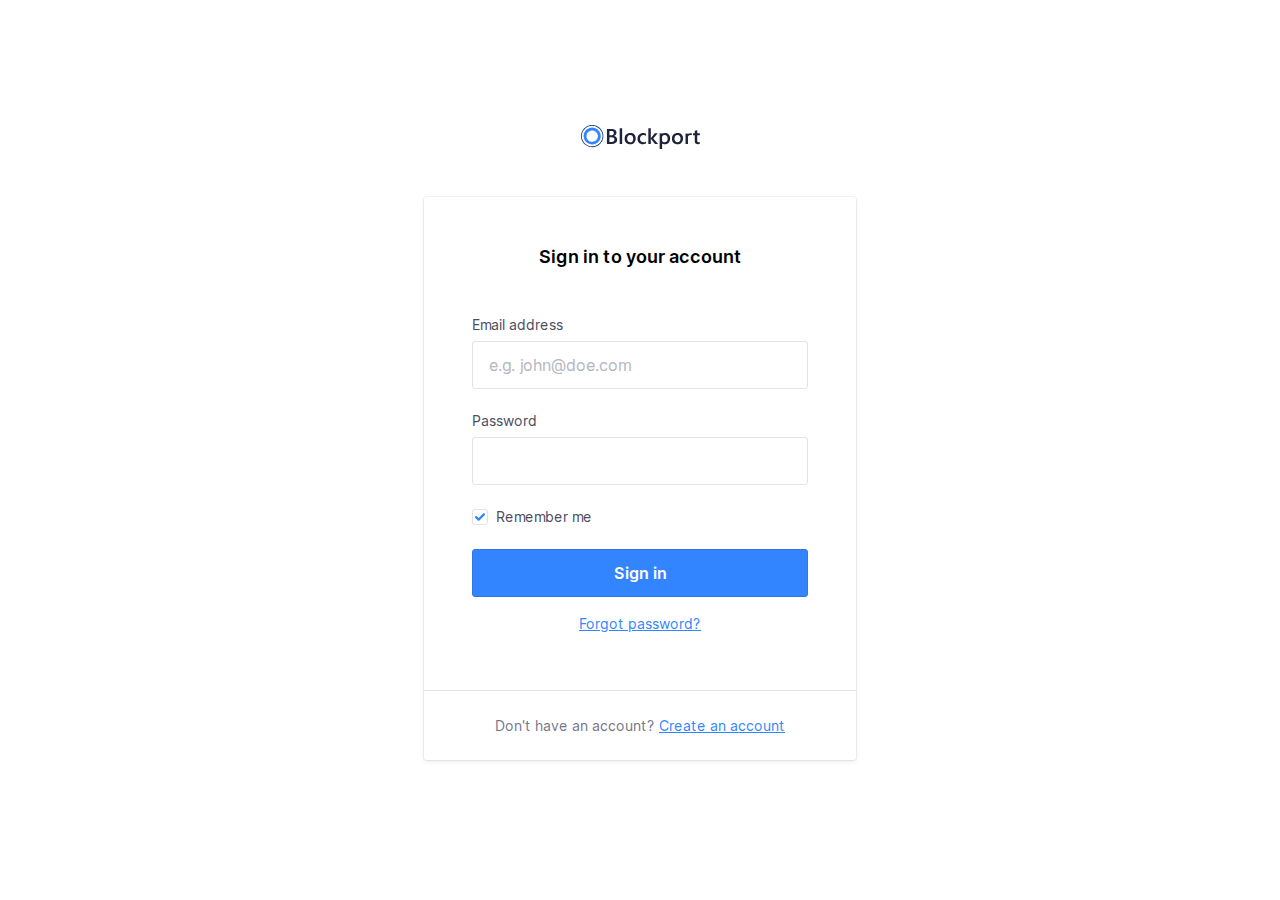
<file: index.html>
<!doctype html>
<html lang="en">

<head>
    <meta charset="utf-8">
    <meta http-equiv="x-ua-compatible" content="ie=edge">
    <title>Blockport - Sign in</title>
    <meta name="description" content="This is my HTML5 boilerplate.">
    <meta name="viewport" content="width=device-width, initial-scale=1.0">
    <meta name="msapplication-TileColor" content="#3385FF">
    <meta name="theme-color" content="#3385FF">

    <link rel="apple-touch-icon" sizes="180x180" href="apple-touch-icon.png">
    <link rel="icon" type="image/png" sizes="32x32" href="favicon-32x32.png">
    <link rel="icon" type="image/png" sizes="16x16" href="favicon-16x16.png">
    <link rel="manifest" href="site.webmanifest">
    <link rel="mask-icon" href="safari-pinned-tab.svg" color="#3385FF">

    <link rel="stylesheet" href="css/normalize.css">
    <link rel="stylesheet" href="css/screen.css">
</head>

<body>
    <section class="o-row o-row--lg o-row--login">
        <div class="o-container u-max-width-xs">
            <h1 class="c-logo">
                <svg class="c-logo__symbol" viewBox="0 0 119 24" xmlns="http://www.w3.org/2000/svg">
                    <title>Blockport</title>
                    <path class="c-logo__path c-logo__path--1"
                        d="M25.9496128,18.9917356 L25.9496128,4.04231406 L30.7396633,4.04231406 C32.19945,4.04231406 33.3560606,4.35834712 34.2094949,4.99041321 C35.0252057,5.55089835 35.5052521,6.4769114 35.4896465,7.4598347 C35.5056187,8.25676883 35.2485893,9.03557965 34.7604209,9.6694215 C34.2511175,10.3119823 33.5500641,10.7791057 32.7570539,11.0042975 L32.7570539,11.0459504 C33.6957957,11.1207168 34.5764055,11.5260387 35.2392256,12.1884297 C35.8602694,12.8310744 36.1707912,13.6667769 36.1707912,14.6955372 C36.1979832,15.9155062 35.6268682,17.0730015 34.6382155,17.8016529 C33.6205051,18.5950413 32.3363468,18.9917356 30.7857407,18.9917356 L25.9496128,18.9917356 Z M41.1511616,18.9918689 L38.6990404,18.9918689 L38.6990404,3.18727869 L41.1511616,3.18727869 L41.1511616,18.9918689 Z M49.1105387,19.2396694 C47.4477441,19.2396694 46.1195118,18.741157 45.1258418,17.7441322 C44.1321717,16.7471074 43.6360046,15.4247934 43.6373401,13.7771901 C43.6373401,11.9841322 44.1548767,10.5838017 45.1899495,9.57619833 C46.2250223,8.56859504 47.6200337,8.06479338 49.3749832,8.06479338 C51.0591469,8.06479338 52.3720202,8.55471073 53.3136027,9.53454547 C54.2551852,10.5143802 54.7226376,11.8730579 54.7159596,13.6105785 C54.7159596,15.313719 54.2091077,16.677686 53.195404,17.7024794 C52.1817003,18.7272727 50.8200787,19.2396694 49.1105387,19.2396694 Z M64.9231145,18.4998347 C63.986548,19.011405 62.9292595,19.2667693 61.8599663,19.2396694 C60.2572727,19.2396694 58.9657689,18.7444628 57.9854545,17.7540496 C57.0051402,16.7636364 56.5136477,15.4796694 56.5109764,13.9021488 C56.5109764,12.1434711 57.0385299,10.7312397 58.0936364,9.66545453 C59.1487429,8.59966942 60.5611166,8.0661157 62.3307576,8.06479338 C63.2258904,8.04636779 64.1144193,8.22027864 64.9351347,8.57454547 L64.9351347,10.8277686 C64.2490961,10.2941313 63.4035149,10.0011171 62.5310943,9.99471073 C61.5738178,9.96365776 60.6492491,10.3415166 59.9928283,11.0320661 C59.3330526,11.7236364 59.003165,12.6287603 59.003165,13.747438 C59.003165,14.8661157 59.3136869,15.7381818 59.9347306,16.3636364 C60.5557744,17.0023141 61.3891751,17.3216529 62.4349327,17.3216529 C63.3470917,17.3090469 64.2260005,16.9806241 64.9191077,16.3933884 L64.9191077,18.4998347 L64.9231145,18.4998347 Z M77.1256229,18.9918689 L74.0304209,18.9918689 L69.8393771,13.8605902 L69.7973064,13.8605902 L69.7973064,18.9918689 L67.3451852,18.9918689 L67.3451852,3.18727869 L69.7973064,3.18727869 L69.7973064,13.2039344 L69.8393771,13.2039344 L73.7980303,8.31462295 L76.7349663,8.31462295 L72.2814815,13.4718689 L77.1256229,18.9918689 Z M118.81569,18.8747107 C118.223016,19.1343064 117.578072,19.2557712 116.930522,19.2297521 C114.839007,19.2297521 113.793249,18.2380165 113.793249,16.2545455 L113.793249,10.2128926 L111.990219,10.2128926 L111.990219,8.31669423 L113.793249,8.31669423 L113.793249,5.84528927 L116.235354,5.15702479 L116.235354,8.31669423 L118.81569,8.31669423 L118.81569,10.2128926 L116.235354,10.2128926 L116.235354,15.5504132 C116.235354,16.1824793 116.351549,16.6340496 116.583939,16.905124 C116.81633,17.1761983 117.202312,17.3084298 117.741886,17.3018182 C118.130518,17.3099664 118.50999,17.1844984 118.81569,16.9467769 L118.81569,18.8647934 L118.81569,18.8747107 Z M109.678333,8.12826445 C110.052664,8.12904551 110.426384,8.1582218 110.796212,8.21553718 L110.796212,10.2961983 C110.392833,10.129817 109.958979,10.0480952 109.522071,10.0561983 C108.65244,10.0185786 107.815007,10.3854441 107.258266,11.0479339 C107.143588,11.1960713 107.043624,11.3548242 106.959764,11.5219835 L106.959764,18.9917356 L104.519663,18.9917356 L104.519663,8.37818184 L106.959764,8.66776859 L106.959764,8.67768594 C107.814579,8.30025824 108.742499,8.11272598 109.678333,8.12826445 Z M96.4320707,19.2396694 C94.7692761,19.2396694 93.4410438,18.741157 92.4473737,17.7441322 C91.4537037,16.7471074 90.9575366,15.4247934 90.9588721,13.7771901 C90.9588721,11.9841322 91.4764087,10.5838017 92.5114815,9.57619833 C93.5465543,8.56859504 94.9415657,8.06479338 96.6965152,8.06479338 C98.3806789,8.06479338 99.6935522,8.55471073 100.635135,9.53454547 C101.576717,10.5143802 102.04417,11.8730579 102.037492,13.6105785 C102.037492,15.313719 101.53064,16.677686 100.516936,17.7024794 C99.5032323,18.7272727 98.1416107,19.2396694 96.4320707,19.2396694 Z M87.7494781,9.53454547 C88.6883893,10.5157025 89.1578451,11.873719 89.1578451,13.608595 C89.1591806,15.3117355 88.6523287,16.6757025 87.6372896,17.7004959 C86.6222504,18.7252892 85.258625,19.2376859 83.5464141,19.2376859 C82.7065422,19.2489838 81.8737089,19.0847473 81.1023064,18.7557025 L81.1023064,23.8968595 L78.6622054,23.8968595 L78.6622054,8.31471073 L81.1023064,8.60429752 C81.9552279,8.23296681 82.8792553,8.04891403 83.8108586,8.06479338 C85.5017003,8.06479338 86.8145736,8.55471073 87.7494781,9.53454547 Z M96.5422559,9.99471073 C95.6726247,9.95709108 94.8351921,10.3239565 94.2784512,10.9864463 C93.7241864,11.6476033 93.4470539,12.5580165 93.4470539,13.7176859 C93.4470539,14.8363636 93.7275253,15.7170248 94.288468,16.3596694 C94.8529651,17.0028668 95.6823515,17.3568733 96.5422559,17.3216529 C97.5038721,17.3216529 98.2424466,17.0056198 98.7579798,16.3735537 C99.273513,15.7414876 99.5366216,14.8416529 99.5473064,13.6740496 C99.5473064,12.4998347 99.28954,11.5927273 98.7740067,10.9527273 C98.2584735,10.3127273 97.5145568,9.99338845 96.5422559,9.99471073 Z M28.4438047,6.03570248 L28.4438047,10.286281 L30.0645286,10.286281 C30.9353255,10.286281 31.6178058,10.0833058 32.1119697,9.67735538 C32.6061335,9.27140494 32.8532155,8.69619836 32.8532155,7.95173555 C32.8532155,6.67305785 31.9897643,6.03371902 30.262862,6.03371902 L28.4418013,6.03371902 L28.4438047,6.03570248 Z M28.4438047,12.2796694 L28.4438047,17.0082644 L30.5813973,17.0082644 C31.5163019,17.0082644 32.237514,16.7947108 32.7450337,16.3676033 C33.2602043,15.9259125 33.5416601,15.2742418 33.5083165,14.6003306 C33.5083165,13.0505785 32.4238271,12.2757025 30.2548485,12.2757025 L28.4518182,12.2757025 L28.4438047,12.2796694 Z M49.226734,9.99471073 C48.3571028,9.95709108 47.5196702,10.3239565 46.9629293,10.9864463 C46.4086646,11.6476033 46.131532,12.5580165 46.131532,13.7176859 C46.131532,14.8363636 46.4120034,15.7170248 46.9729461,16.3596694 C47.5370578,17.0036033 48.3664998,17.3583638 49.226734,17.3236364 C50.1883502,17.3236364 50.9269247,17.0076033 51.4424579,16.3755372 C51.9579912,15.7434711 52.2157576,14.8436364 52.2157576,13.6760331 C52.2157576,12.5018182 51.9579912,11.5947107 51.4424579,10.9547107 C50.9269247,10.3147108 50.1883502,9.99471073 49.226734,9.99471073 Z M85.8803367,16.3735537 C86.3958699,15.738843 86.6543043,14.8390083 86.6556397,13.6740496 C86.6556397,12.4985124 86.3978733,11.591405 85.8823401,10.9527273 C85.3668068,10.3140496 84.6282323,9.99471073 83.6666162,9.99471073 C82.796985,9.95709108 81.9595523,10.3239565 81.4028114,10.9864463 C81.2895823,11.124335 81.1896456,11.2724196 81.1043098,11.4287603 L81.1043098,15.9153719 C81.6149937,16.8312057 82.6094895,17.3774459 83.6646128,17.3216529 C84.626229,17.3216529 85.3648035,17.0056198 85.8803367,16.3735537 Z">
                    </path>
                    <path class="c-logo__path c-logo__path--2"
                        d="M11.1988215,19.5867769 C7.72899435,19.5891833 4.59940205,17.5218316 3.26949789,14.3488101 C1.93959376,11.1757885 2.67130845,7.5220381 5.12341434,5.09144786 C7.57552021,2.66085764 11.2650639,1.93214337 14.4714645,3.24513351 C17.6778651,4.55812363 19.7696074,7.65421885 19.771229,11.0895868 C19.7679239,15.7772288 15.9334776,19.5780304 11.1988215,19.5867769 Z M11.1988215,5.38314051 C8.86509736,5.38073339 6.75988968,6.77093308 5.86550131,8.90506387 C4.97111293,11.0391947 5.46382249,13.496632 7.11372873,15.1307206 C8.76363496,16.7648092 11.2455511,17.2534798 13.4013998,16.3687158 C15.5572486,15.4839518 16.962125,13.4001349 16.9605051,11.0895868 C16.9572,7.93949107 14.3805102,5.38572999 11.1988215,5.37917355 L11.1988215,5.38314051 Z">
                    </path>
                    <path class="c-logo__path c-logo__path--3"
                        d="M21.2917845,15.8796694 C21.3118182,15.8380165 21.3358586,15.8023141 21.3558923,15.7606612 C22.6443671,13.0744887 22.7786498,9.98607785 21.7280964,7.20021549 C20.6775431,4.41435317 18.5317957,2.16875244 15.7805219,0.975867769 L15.7805219,0.96 C15.6683333,0.910413222 15.5541414,0.874710744 15.4419529,0.82909091 C15.2937037,0.767603308 15.1434512,0.710082645 14.9931987,0.656528927 C14.792862,0.583140496 14.5925253,0.517685949 14.378165,0.458181816 C14.2319192,0.414545453 14.0856734,0.374876033 13.9394276,0.337190082 C13.7203928,0.281652893 13.501358,0.23338843 13.2823232,0.192396694 C13.1480976,0.16661157 13.0138721,0.144793388 12.8816498,0.124958678 C12.6546016,0.0905785125 12.4275533,0.0634710744 12.2005051,0.0436363637 C12.0762963,0.0337190082 11.9500842,0.0238016529 11.8258754,0.0178512397 C11.5881425,0.00462809917 11.3510774,-0.000661157024 11.1146801,0.00198347107 C10.988468,0.00198347107 10.8622559,0.00198347107 10.7380471,0.0119008265 C10.5076599,0.0218181818 10.2792761,0.0376859504 10.0528956,0.0614876034 C9.9146633,0.0753719009 9.77843434,0.0932231406 9.64220539,0.113057851 C9.44186869,0.142809918 9.22350168,0.176528926 9.01715488,0.218181818 C8.86089226,0.249917356 8.70462963,0.283636364 8.548367,0.321322314 C8.39210438,0.359008265 8.18575758,0.412561983 8.00745791,0.466115701 C7.82915825,0.519669423 7.65286195,0.577190081 7.47656566,0.638677688 C7.30026936,0.70016529 7.17405724,0.747768594 7.02580808,0.807272727 C6.82547138,0.884628098 6.63715488,0.969917355 6.44483165,1.05719008 C6.31861953,1.11471074 6.19441077,1.17421488 6.07220539,1.23768595 C5.87186869,1.34082644 5.67153199,1.45190082 5.47119529,1.56694215 C5.36301347,1.63041322 5.25683502,1.69586777 5.15065657,1.76528926 C4.95165543,1.89752066 4.75666107,2.02975207 4.5656734,2.16198347 C4.46416949,2.23603306 4.36400114,2.31140496 4.26516835,2.38809918 C4.07952302,2.52958678 3.89721661,2.67834711 3.71824916,2.83438017 C3.61607744,2.92363636 3.51791246,3.0168595 3.41774411,3.11008265 C3.25747475,3.26347108 3.10121212,3.42214876 2.94895623,3.5861157 C2.84678451,3.69719008 2.74861953,3.81024794 2.64845118,3.92528926 C2.51021886,4.08793389 2.37599327,4.25454547 2.24777778,4.42512397 C2.15161616,4.55206611 2.05946128,4.68099175 1.96930976,4.82181816 C1.90119529,4.92099175 1.82506734,5.0201653 1.75895623,5.11537188 C1.69284512,5.2105785 1.65878788,5.29190081 1.60670034,5.37917355 C1.53457912,5.49818184 1.46446128,5.61917355 1.40636364,5.74214876 C1.28415825,5.96231406 1.16796296,6.18446282 1.06178451,6.40859504 C1.02372054,6.44826445 0.995673401,6.49586778 0.981649832,6.54148761 C0.967626263,6.58710744 0.939579125,6.65454547 0.915538721,6.71008265 C0.808692479,6.95471075 0.711863077,7.20132232 0.625050505,7.44991735 C0.588989899,7.55438018 0.55426487,7.65884298 0.520875421,7.76330577 C0.444747475,8.00528927 0.377968575,8.24793388 0.320538721,8.49123966 C0.291156005,8.61157023 0.263776655,8.73190084 0.238400673,8.85223141 C0.191655443,9.07966942 0.152255892,9.30710742 0.12020202,9.53454547 C0.10016835,9.67338842 0.0821380471,9.81024795 0.0681144781,9.9490909 C0.0460774411,10.1613223 0.0320538721,10.3715703 0.022037037,10.5838017 C0.022037037,10.7365289 0.010016835,10.8872727 0.010016835,11.04 C0.010016835,11.2383471 0.010016835,11.4366942 0.026043771,11.6350413 C0.026043771,11.7917356 0.0440740741,11.9484297 0.0580976431,12.105124 C0.0761279461,12.3034711 0.104175084,12.5018182 0.132222222,12.7001653 C0.146245791,12.8429752 0.18030303,13.0036364 0.2003367,13.1543802 C0.238400673,13.3527273 0.286481481,13.5510744 0.336565657,13.7494215 C0.380639731,13.8961983 0.406683502,14.0330579 0.446750842,14.1758678 C0.506851852,14.3742149 0.576969697,14.5844628 0.647087542,14.7867769 C0.693164983,14.9157025 0.739242424,15.0446281 0.789326599,15.1715703 C0.871464646,15.3699174 0.963619529,15.5801653 1.05777778,15.7804959 C1.11387205,15.8995041 1.16996633,16.0185124 1.23006734,16.1355372 C1.33223906,16.3338843 1.44242424,16.5322314 1.55461279,16.7166942 C1.62473064,16.8357025 1.69484848,16.9527273 1.76897306,17.0677686 C1.88316498,17.2442975 2.00537037,17.4168595 2.12957912,17.587438 C2.21973064,17.7123967 2.31188552,17.8353719 2.40804714,17.9563636 C2.50420875,18.0773554 2.65646465,18.2519008 2.78468013,18.3966942 C2.91289562,18.5414876 3.02308081,18.6644628 3.14929293,18.7933884 C3.27550505,18.9223141 3.3876936,19.027438 3.51190236,19.1424794 C3.63611111,19.2575206 3.81841751,19.4241322 3.98069024,19.5590082 C4.09287879,19.6522314 4.20907407,19.7434711 4.32727273,19.8327273 C4.50957912,19.9735537 4.69388889,20.1084297 4.88621212,20.2294215 C4.9362963,20.2631405 4.98037037,20.3008265 5.03045455,20.3345455 C7.52290169,21.989742 10.5859073,22.5756212 13.5217147,21.9587191 C16.4575222,21.3418171 19.0161165,19.5746694 20.6146465,17.0598347 L20.6266667,17.0598347 C20.6647306,17.0003306 20.6947811,16.9368595 20.7328451,16.8753719 C20.8149832,16.7424794 20.8911111,16.6036364 20.9692424,16.4647934 C21.0854377,16.2763636 21.1936195,16.08 21.2917845,15.8796694 Z M6.96771044,20.4198347 C6.40765296,20.1694737 5.87129224,19.8701033 5.36501684,19.5252893 C5.18671717,19.4042975 5.01442761,19.2773554 4.84614478,19.1464463 C4.73996633,19.065124 4.63378788,18.9818182 4.53161616,18.8965289 C4.38136364,18.7715703 4.23912458,18.6406612 4.09888889,18.5097521 C3.9586532,18.378843 3.87451178,18.2995041 3.76632997,18.1884297 C3.65814815,18.0773554 3.53794613,17.9444628 3.42976431,17.8214876 C3.32158249,17.6985124 3.19737374,17.5557025 3.08718855,17.4247934 C2.97700337,17.2938843 2.91489899,17.1986777 2.83075758,17.0836364 C2.71656566,16.9249587 2.60237374,16.766281 2.49819865,16.6036364 C2.43008418,16.4965289 2.36597643,16.3894215 2.29786195,16.2803306 C2.19368687,16.1038017 2.09752525,15.9252893 1.9973569,15.7447934 C1.94126263,15.6376859 1.89117845,15.528595 1.83909091,15.4195041 C1.7609596,15.2231405 1.67681818,15.0386777 1.60069024,14.8482644 C1.55461279,14.7332231 1.51454545,14.6161983 1.47247475,14.501157 C1.40436027,14.3127273 1.34025253,14.1242975 1.28415825,13.9319008 C1.24609428,13.8029752 1.2140404,13.6760331 1.18198653,13.5490909 C1.13590909,13.3626446 1.09183502,13.1761983 1.05577441,12.9897521 C1.02973064,12.8429752 1.0076936,12.7140496 0.981649832,12.5771901 C0.953602694,12.3927273 0.92956229,12.2082644 0.911531987,12.0218182 C0.897508418,11.8809918 0.889494949,11.7401653 0.881481481,11.5993388 C0.881481481,11.4109091 0.865454545,11.2224794 0.865454545,11.0340496 C0.865454545,10.8971901 0.865454545,10.7603306 0.877474747,10.6254545 C0.877474747,10.4271074 0.899511785,10.2287603 0.919545455,10.0304132 C0.931565657,9.90743803 0.94959596,9.78247936 0.965622896,9.65950414 C0.995673401,9.44528927 1.03173401,9.23107436 1.07580808,9.01884299 C1.09784512,8.91173555 1.12188552,8.80462812 1.14792929,8.69950414 C1.20402357,8.47074382 1.27080247,8.24330577 1.34826599,8.01719009 C1.37764871,7.9246281 1.408367,7.83206612 1.44042088,7.73950414 C1.52189113,7.50545453 1.61204265,7.2740496 1.71087542,7.04528927 C1.75094276,6.95206611 1.7910101,6.86082645 1.83508418,6.76958679 C1.93525253,6.55537188 2.03542088,6.3490909 2.15762626,6.14479338 C2.21973064,6.03570248 2.27983165,5.92661158 2.34594276,5.81752064 C2.45412458,5.63900825 2.5683165,5.46644628 2.68651515,5.29586778 C2.7686532,5.17685949 2.85279461,5.0598347 2.93893939,4.94479338 C3.06047699,4.7847934 3.18602133,4.62876031 3.31557239,4.47669423 C3.40505612,4.36826447 3.49520763,4.26710742 3.58602694,4.17322312 C3.73026936,4.01983471 3.87718294,3.86842975 4.02676768,3.71900826 C4.11491582,3.63438017 4.20506734,3.55173554 4.29722222,3.47107438 C4.46016275,3.32694215 4.62710998,3.18809917 4.79806397,3.05454545 C4.88754769,2.98446281 4.978367,2.91834711 5.07052189,2.85619835 C5.24815375,2.72396694 5.42912458,2.60099173 5.61343434,2.48727273 C5.71093152,2.42512397 5.80909651,2.36561983 5.90792929,2.30876033 C6.09090349,2.20165289 6.27654882,2.09983471 6.46486532,2.00330579 C6.57705387,1.94644628 6.69057799,1.89157025 6.80543771,1.83867769 C6.98306957,1.75669422 7.16203704,1.67933884 7.34234007,1.60661157 C7.47589785,1.55239669 7.61413018,1.50082645 7.75703704,1.45190082 C7.91864196,1.39504132 8.08225029,1.34214876 8.24786195,1.29322314 C8.41347361,1.24429752 8.57975307,1.2 8.74670034,1.16033058 C8.8896072,1.12595041 9.03318182,1.09421488 9.17742424,1.06512397 C9.36841191,1.02677686 9.56073514,0.994380165 9.75439394,0.967933885 C9.87993826,0.950743802 10.0061504,0.934876033 10.1330303,0.920330577 C10.3440516,0.899173554 10.5557407,0.883966942 10.7680976,0.874710744 L11.1126768,0.874710744 C11.3317116,0.874710744 11.5514141,0.880000001 11.7717845,0.890578513 L12.1143603,0.914380167 C12.3307239,0.932892563 12.5464197,0.958677687 12.7614478,0.991735538 C12.8829854,1.01024793 13.004523,1.0307438 13.1260606,1.05322314 C13.330404,1.09157025 13.5347475,1.13652893 13.7390909,1.18809918 C13.8713131,1.22181818 14.0035354,1.25752066 14.1397643,1.29719008 C14.3320875,1.35404959 14.523743,1.41619835 14.7147306,1.48363636 C14.8509596,1.53322314 14.9851852,1.58479339 15.115404,1.64033058 C17.755199,2.69780719 19.8336285,4.79210648 20.8551251,7.42387715 C21.8766218,10.0556478 21.7496417,12.9890377 20.5044613,15.5246281 C20.4123064,15.7229752 20.3041246,15.8975206 20.207963,16.08 C20.1378451,16.2029752 20.0697306,16.3279339 19.9956061,16.4489256 C17.2731751,20.8198837 11.7011151,22.517402 6.96771044,20.4178512 L6.96771044,20.4198347 Z">
                    </path>
                </svg>
            </h1>
            <form class="c-card" action="#">
                <div class="c-card__body">
                    <h2 class="c-card__title">
                        Sign in to your account
                    </h2>
                    <p class="c-form-field">
                        <label class="c-label" for="username">
                            Email address
                        </label>
                        <input class="c-input" type="email" name="username" id="username"
                            placeholder="e.g. john@doe.com" required>
                    </p>
                    <p class="c-form-field">
                        <label class="c-label" for="password">
                            Password
                        </label>
                        <input class="c-input" type="password" name="password" id="password" required>
                    </p>
                    <p class="c-form-field c-form-field--option">
                        <input class="o-hide-accessible c-option c-option--hidden" type="checkbox" id="checkbox" checked>
                        <label class="c-label c-label--option c-custom-option" for="checkbox">
                            <span class="c-custom-option__fake-input c-custom-option__fake-input--checkbox">
                                <svg class="c-custom-option__symbol" xmlns="http://www.w3.org/2000/svg" viewBox="0 0 9 6.75">
                                    <path d="M4.75,9.5a1,1,0,0,1-.707-.293l-2.25-2.25A1,1,0,1,1,3.207,5.543L4.75,7.086,8.793,3.043a1,1,0,0,1,1.414,1.414l-4.75,4.75A1,1,0,0,1,4.75,9.5" transform="translate(-1.5 -2.75)"/>
                                </svg>
                            </span>
                            Remember me
                        </label>
                        </label>
                    </p>
                    <p class="u-mb-md">
                        <!-- Input type button
                                <input type="submit" class="o-button-reset c-button" value="Sign in"/>
                            -->
                        <!-- Button -->
                        <button class="o-button-reset c-button">Sign in</button>
                    </p>
                    <p class="u-text-sm u-align-text-center">
                        <a href="#!">
                            Forgot password?
                        </a>
                    </p>
                </div>
                <div class="c-card__footer">
                    <p class="u-align-text-center u-text-sm u-color-neutral-dark">
                        Don't have an account? <a href="#">Create an account</a>
                    </p>
                </div>
            </form>

        </div>
    </section>
</body>

</html>
</file>
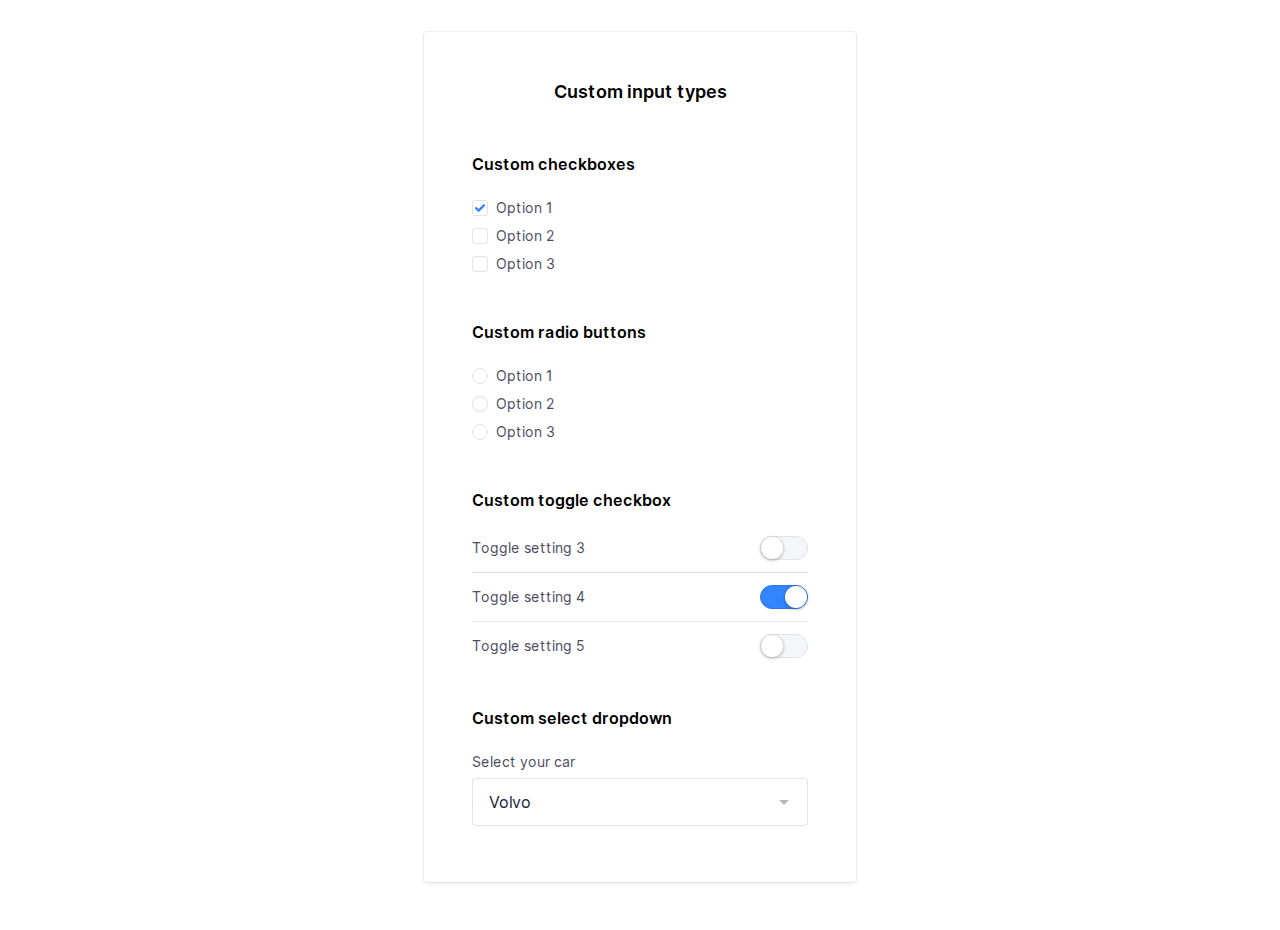
<file: inputs.html>
<!doctype html>
<html lang="en">
    <head>
        <meta charset="utf-8">
        <meta http-equiv="x-ua-compatible" content="ie=edge">
        <title>Blockport - Custom input types</title>
        <meta name="description" content="This is my HTML5 boilerplate.">
        <meta name="viewport" content="width=device-width, initial-scale=1.0">
        <meta name="msapplication-TileColor" content="#3385FF">
        <meta name="theme-color" content="#3385FF">

        <link rel="apple-touch-icon" sizes="180x180" href="apple-touch-icon.png">
        <link rel="icon" type="image/png" sizes="32x32" href="favicon-32x32.png">
        <link rel="icon" type="image/png" sizes="16x16" href="favicon-16x16.png">
        <link rel="manifest" href="site.webmanifest">
        <link rel="mask-icon" href="safari-pinned-tab.svg" color="#3385FF">

        <link rel="stylesheet" href="css/normalize.css">
        <link rel="stylesheet" href="css/screen.css">
        <script type="text/javascript">
            function togglePassword() {
                var passwordInput = document.querySelector(".js-password-input");

                if (passwordInput.type === "password") {
                    passwordInput.type = "text";
                } else {
                    passwordInput.type = "password";
                }
            }
        </script>
    </head>
    <body>
        <section class="o-row o-row--lg o-row--login o-row--beta">
            <div class="o-container u-max-width-xs">
                <form class="c-card" action="#">
                    <div class="c-card__body">
                        <h2 class="c-card__title">
                            Custom input types
                        </h2>
                        <div class="o-section">
                            <!-- Custom checkboxes -->
                            <h5>
                                Custom checkboxes
                            </h5>
                            <ul class="o-list c-option-list">
                                <li class="c-form-field c-form-field--option c-option-list__item">
                                    <input class="o-hide-accessible c-option c-option--hidden" type="checkbox" id="checkbox1" checked>
                                    <label class="c-label c-label--option c-custom-option" for="checkbox1">
                                        <span class="c-custom-option__fake-input c-custom-option__fake-input--checkbox">
                                            <svg class="c-custom-option__symbol" xmlns="http://www.w3.org/2000/svg" viewBox="0 0 9 6.75">
                                                <path d="M4.75,9.5a1,1,0,0,1-.707-.293l-2.25-2.25A1,1,0,1,1,3.207,5.543L4.75,7.086,8.793,3.043a1,1,0,0,1,1.414,1.414l-4.75,4.75A1,1,0,0,1,4.75,9.5" transform="translate(-1.5 -2.75)"/>
                                            </svg>
                                        </span>
                                        Option 1
                                    </label>
                                </li>
                                <li class="c-form-field c-form-field--option c-option-list__item">
                                    <input class="o-hide-accessible c-option c-option--hidden" type="checkbox" id="checkbox2">
                                    <label class="c-label c-label--option c-custom-option" for="checkbox2">
                                        <span class="c-custom-option__fake-input c-custom-option__fake-input--checkbox">
                                            <svg class="c-custom-option__symbol" xmlns="http://www.w3.org/2000/svg" viewBox="0 0 9 6.75">
                                                <path d="M4.75,9.5a1,1,0,0,1-.707-.293l-2.25-2.25A1,1,0,1,1,3.207,5.543L4.75,7.086,8.793,3.043a1,1,0,0,1,1.414,1.414l-4.75,4.75A1,1,0,0,1,4.75,9.5" transform="translate(-1.5 -2.75)"/>
                                            </svg>
                                        </span>
                                        Option 2
                                    </label>
                                </li>
                                <li class="c-form-field c-form-field--option c-option-list__item">
                                    <input class="o-hide-accessible c-option c-option--hidden" type="checkbox" id="checkbox3">
                                    <label class="c-label c-label--option c-custom-option" for="checkbox3">
                                        <span class="c-custom-option__fake-input c-custom-option__fake-input--checkbox">
                                            <svg class="c-custom-option__symbol" xmlns="http://www.w3.org/2000/svg" viewBox="0 0 9 6.75">
                                                <path d="M4.75,9.5a1,1,0,0,1-.707-.293l-2.25-2.25A1,1,0,1,1,3.207,5.543L4.75,7.086,8.793,3.043a1,1,0,0,1,1.414,1.414l-4.75,4.75A1,1,0,0,1,4.75,9.5" transform="translate(-1.5 -2.75)"/>
                                            </svg>
                                        </span>
                                        Option 3
                                    </label>
                                </li>
                            </ul>
                        </div>
                        <div class="o-section">
                            <!-- Custom radio buttons -->
                            <h5>
                                Custom radio buttons
                            </h5>
                            <ul class="o-list c-option-list">
                                <li class="c-form-field c-form-field--option c-option-list__item">
                                    <input class="o-hide-accessible c-option c-option--hidden" type="radio" name="radios" id="radio1">
                                    <label class="c-label c-label--option c-custom-option" for="radio1">
                                        <span class="c-custom-option__fake-input c-custom-option__fake-input--radio">
                                            <span class="c-custom-option__symbol"></span>
                                        </span>
                                        Option 1
                                    </label>
                                </li>
                                <li class="c-form-field c-form-field--option c-option-list__item">
                                    <input class="o-hide-accessible c-option c-option--hidden" type="radio" name="radios" id="radio2">
                                    <label class="c-label c-label--option c-custom-option" for="radio2">
                                        <span class="c-custom-option__fake-input c-custom-option__fake-input--radio">
                                            <span class="c-custom-option__symbol"></span>
                                        </span>
                                        Option 2
                                    </label>
                                </li>
                                <li class="c-form-field c-form-field--option c-option-list__item">
                                    <input class="o-hide-accessible c-option c-option--hidden" type="radio" name="radios" id="radio3">
                                    <label class="c-label c-label--option c-custom-option" for="radio3">
                                        <span class="c-custom-option__fake-input c-custom-option__fake-input--radio">
                                            <span class="c-custom-option__symbol"></span>
                                        </span>
                                        Option 3
                                    </label>
                                </li>
                            </ul>
                        </div>
                        <div class="o-section">
                            <!-- Custom toggle checkboxes -->
                            <h5>
                                Custom toggle checkbox
                            </h5>
                            <ul class="o-list c-custom-toggle-list">
                                <li class="c-custom-toggle-list__item">
                                    <input class="o-hide-accessible c-option c-option--hidden" type="checkbox" id="toggle3">
                                    <label class="c-label c-label--option c-custom-toggle c-custom-toggle--inverted"
                                        for="toggle3">
                                        <span class="c-custom-toggle__fake-input">
                                        </span>
                                        Toggle setting 3
                                    </label>
                                </li>
                                <li class="c-custom-toggle-list__item">
                                    <input class="o-hide-accessible c-option c-option--hidden" type="checkbox" id="toggle4"
                                        checked>
                                    <label class="c-label c-label--option c-custom-toggle c-custom-toggle--inverted"
                                        for="toggle4">
                                        <span class="c-custom-toggle__fake-input">
                                        </span>
                                        Toggle setting 4
                                    </label>
                                </li>
                                <li class="c-custom-toggle-list__item">
                                    <input class="o-hide-accessible c-option c-option--hidden" type="checkbox" id="toggle5">
                                    <label class="c-label c-label--option c-custom-toggle c-custom-toggle--inverted"
                                        for="toggle5">
                                        <span class="c-custom-toggle__fake-input">
                                        </span>
                                        Toggle setting 5
                                    </label>
                                </li>
                            </ul>
                        </div>
                        <div class="o-section">
                            <!-- Custom select -->
                            <h5>
                                Custom select dropdown
                            </h5>
                            <p class="c-form-field">
                                <label class="c-label" for="select1">
                                    Select your car
                                </label>
                                <span class="c-custom-select">
                                    <select class="c-custom-select__input c-input" class="" name="select1" id="select1">
                                        <option value="volvo">Volvo</option>
                                        <option value="saab">Saab</option>
                                        <option value="mercedes">Mercedes</option>
                                        <option value="audi">Audi</option>
                                    </select>
                                    <svg class="c-custom-select__symbol" xmlns="http://www.w3.org/2000/svg" viewBox="0 0 24 24">
                                        <path d="M7,10l5,5,5-5Z"/>
                                    </svg>
                                </span>
                            </p>
                        </div>
                    </div>
                </form>
            </div>
        </section>
    </body>
</html>
</file>
<file: css/screen.css>
/*------------------------------------*\
#FONTS
\*------------------------------------*/

@font-face {
  font-family: 'Inter Web';
  font-weight: 400;
  src: url('../fonts/Inter-Regular.woff2') format('woff2');
}

@font-face {
  font-family: 'Inter Web';
  font-weight: 600;
  src: url('../fonts/Inter-SemiBold.woff2') format('woff2');
}

/*------------------------------------*\
#Variables
\*------------------------------------*/

:root {
  --global-page-color: var(--color-neutral-xxxx-dark);
  --global-page-backgroundColor: var(--color-neutral-xxxx-light);
  /* colors */
  --global-color-alpha-light: #4f95ff;
  --global-color-alpha: #3385ff;
  --global-color-alpha-dark: #2e77e6;
  --global-color-alpha-x-dark: #1b4186;
  --global-color-alpha-transparent: #3385ffbf;
  --global-color-alpha-x-transparent: #3385ff4d;

  --global-color-neutral-xxxx-light: #f5f6fa;
  --global-color-neutral-xxx-light: #e2e3e7;
  --global-color-neutral-xx-light: #caccd4;
  --global-color-neutral-x-light: #b5b6c0;
  --global-color-neutral-light: #a0a1ad;
  --global-color-neutral: #8b8c9a;
  --global-color-neutral-dark: #757787;
  --global-color-neutral: #606274;
  --global-color-neutral-xx-dark: #4b4c60;
  --global-color-neutral-xxx-dark: #35374d;
  --global-color-neutral-xxxx-dark: #20223a;

  /* border stuff */
  --global-borderRadius: 3px;
  --global-borderWidth: 1px;

  /* transitions */
  --global-transitionTiming-alpha: 0.1s ease-out;

  /* Baseline settings */
  --global-baseline: 8px;
  --global-whitespace: calc(var(--global-baseline) * 3); /* = 24px */

  --global-whitespace-xs: calc(var(--global-baseline) / 2); /* = 4px */
  --global-whitespace-sm: calc(var(--global-baseline) * 1); /*  = 8px */
  --global-whitespace-md: calc(var(--global-baseline) * 2); /*  = 16px */
  --global-whitespace-lg: calc(var(--global-baseline) * 4); /*  = 32px */
  --global-whitespace-xl: calc(var(--global-whitespace) * 2); /*  = 48px */
  --global-whitespace-xxl: calc(var(--global-whitespace) * 3); /*  = 72px */

  /* input */
  --global-placeholder-color: var(--global-color-neutral-x-light);
  --global-input-color: var(--global-color-neutral-xxxx-dark);
  --global-input-backgroundColor: #fff;
  --global-input-borderColor: var(--global-color-neutral-xxx-light);
  --global-input-hover-borderColor: var(--global-color-neutral-xx-light);
  --global-input-focus-borderColor: var(--global-color-alpha);
  --global-input-focus-boxShadow: 0 0 0 3px var(--global-color-alpha-x-transparent);
}

@media (prefers-color-scheme: dark) {
  :root {
    --global-page-color: White;
    --global-page-backgroundColor: var(--global-color-neutral-xxxx-dark);

    --global-placeholder-color: var(--global-color-neutral);
    --global-input-color: var(--global-color-neutral-xxxx-light);
    --global-input-backgroundColor: var(--global-color-neutral-xxxx-dark);
    --global-input-borderColor: var(--global-color-neutral-xxx-dark);
    --global-input-hover-borderColor: var(--global-color-neutral-xxxx-light);
    --global-input-focus-borderColor: var(--global-color-alpha);
    --global-input-focus-boxShadow: 0 0 0 2px var(--global-color-alpha);
  }
}

/*------------------------------------*\
#GENERIC
\*------------------------------------*/

/*
    Generic: Page
    ---
    Global page styles + universal box-sizing:
*/

html {
  font-size: 16px;
  line-height: 1.5;
  font-family: 'Inter Web', Helvetica, arial, sans-serif;
  color: var(--global-page-color);
  background-color: var(--global-page-backgroundColor);
  box-sizing: border-box;
  -webkit-font-smoothing: antialiased;
  -moz-osx-font-smoothing: grayscale;
}

*,
*:before,
*:after {
  box-sizing: inherit;
}

/*
* Remove text-shadow in selection highlight:
* https://twitter.com/miketaylr/status/12228805301
*
* Customize the background color to match your design.
*/

::-moz-selection {
  background: var(--global-color-alpha);
  color: white;
  text-shadow: none;
}

::selection {
  background: var(--global-color-alpha);
  color: white;
  text-shadow: none;
}

/*------------------------------------*\
#Elements
\*------------------------------------*/

/*
Elements: Images
---
Default markup for images to make them responsive
*/

img {
  max-width: 100%;
  vertical-align: top;
}

/*
    Elements: typography
    ---
    Default markup for typographic elements
*/

h1,
h2,
h3 {
  font-weight: 600;
}

h1 {
  font-size: 36px;
  line-height: calc(var(--global-baseline) * 6);
  margin: 0 0 var(--global-whitespace);
}

h2 {
  font-size: 32px;
  line-height: calc(var(--global-baseline) * 5);
  margin: 0 0 var(--global-whitespace);
}

h3 {
  font-size: 26px;
  line-height: calc(var(--global-baseline) * 4);
  margin: 0 0 var(--global-whitespace);
}

h4,
h5,
h6 {
  font-size: 16px;
  font-weight: 600;
  line-height: calc(var(--global-baseline) * 3);
  margin: 0 0 var(--global-whitespace);
}

p,
ol,
ul,
dl,
table,
address,
figure {
  margin: 0 0 var(--global-whitespace);
}

ul,
ol {
  padding-left: var(--global-whitespace);
}

li ul,
li ol {
  margin-bottom: 0;
}

blockquote {
  font-style: normal;
  font-size: 23px;
  line-height: calc(var(--global-baseline) * 6);
  margin: 0 0 var(--global-whitespace);
}

blockquote * {
  font-size: inherit;
  line-height: inherit;
}

figcaption {
  font-weight: 400;
  font-size: 12px;
  line-height: calc(var(--global-baseline) * 2);
  margin-top: var(--global-whitespace-xxs);
}

hr {
  border: 0;
  height: 1px;
  background: LightGrey;
  margin: 0 0 var(--global-whitespace);
}

a,
a:visited {
  transition: all var(--global-transitionTiming-alpha);
  color: var(--global-color-alpha);
  outline-color: var(--global-link-BoxShadowColor);
  outline-width: medium;
  outline-offset: 2px;
}

a:hover,
a:focus {
  color: var(--global-color-alpha-light);
}

a:active {
  color: var(--global-color-alpha-dark);
}

label,
input {
  display: block;
}

select {
  width: 100%;
}

input::placeholder {
  color: var(--global-placeholder-color);
}

/*------------------------------------*\
#OBJECTS
\*------------------------------------*/

/*
    Objects: Row
    ---
    Creates a horizontal row that stretches the viewport and adds padding around children
*/

.o-row {
  position: relative;
  padding: var(--global-whitespace) var(--global-whitespace) 0;
}

.o-row--login {
  min-height: 100vh;
  display: flex;
  align-items: center;
}

/* size modifiers */

.o-row--lg {
  padding-top: var(--global-whitespace-lg);
  padding-bottom: var(--global-whitespace);
}

@media (min-width: 768px) {
  .o-row {
    padding-left: var(--global-whitespace-lg);
    padding-right: var(--global-whitespace-lg);
  }
}

/*
    Objects: Container
    ---
    Creates a horizontal container that sets de global max-width
*/

.o-container {
  margin-left: auto;
  margin-right: auto;
  max-width: 79.5em; /* 79.5 * 16px = 1272 */
  width: 100%;
}

/*
    Objects: section
    ---
    Creates vertical whitespace between adjacent sections inside a row
*/

.o-section {
  position: relative;
}

.o-section + .o-section {
  padding-top: var(--global-whitespace);
}

@media (min-width: 768px) {
  .o-section--lg + .o-section--lg,
  .o-section--xl + .o-section--xl {
    padding-top: var(--global-whitespace-lg);
  }
}

@media (min-width: 992px) {
  .o-section--xl + .o-section--xl {
    padding-top: var(--global-whitespace-xxl);
  }
}

/*
    Objects: Layout
    ---
    The layout object provides us with a column-style layout system. This object
    contains the basic structural elements, but classes should be complemented
    with width utilities
*/

.o-layout {
  display: -webkit-flex;
  display: -ms-flexbox;
  display: flex;
  flex-wrap: wrap;
}

.o-layout__item {
  width: 100%;
}

/* gutter modifiers, these affect o-layout__item too */

.o-layout--gutter {
  margin: 0 -12px;
}

.o-layout--gutter > .o-layout__item {
  padding: 0 12px;
}

.o-layout--gutter-sm {
  margin: 0 -6px;
}

.o-layout--gutter-sm > .o-layout__item {
  padding: 0 6px;
}

.o-layout--gutter-lg {
  margin: 0 calc(var(--global-whitespace) * -1);
}

.o-layout--gutter-lg > .o-layout__item {
  padding: 0 var(--global-whitespace);
}

.o-layout--gutter-xl {
  margin: 0 calc(var(--global-whitespace-lg) * -1);
}

.o-layout--gutter-xl > .o-layout__item {
  padding: 0 var(--global-whitespace-lg);
}

/* reverse horizontal row modifier */

.o-layout--row-reverse {
  flex-direction: row-reverse;
}

/* Horizontal alignment modifiers*/

.o-layout--justify-start {
  justify-content: flex-start;
}

.o-layout--justify-end {
  justify-content: flex-end;
}

.o-layout--justify-center {
  justify-content: center;
}

.o-layout--justify-space-around {
  justify-content: space-around;
}

.o-layout--justify-space-evenly {
  justify-content: space-evenly;
}

.o-layout--justify-space-between {
  justify-content: space-between;
}

/* Vertical alignment modifiers */

.o-layout--align-start {
  align-items: flex-start;
}

.o-layout--align-end {
  align-items: flex-end;
}

.o-layout--align-center {
  align-items: center;
}

.o-layout--align-baseline {
  align-items: baseline;
}

/* Vertical alignment modifiers that only work if there is one than one flex item */

.o-layout--align-content-start {
  align-content: start;
}

.o-layout--align-content-end {
  align-content: end;
}

.o-layout--align-content-center {
  align-content: center;
}

.o-layout--align-content-space-around {
  align-content: space-around;
}

.o-layout--align-content-space-between {
  align-content: space-between;
}

/*
    Objects: List
    ---
    Small reusable object to remove default list styling from lists
*/

.o-list {
  list-style: none;
  padding: 0;
}

/*
    Object: Button reset
    ---
    Small button reset object
*/

.o-button-reset {
  border: none;
  margin: 0;
  padding: 0;
  width: auto;
  overflow: visible;
  background: transparent;

  /* inherit font & color from ancestor */
  color: inherit;
  font: inherit;

  /* Normalize `line-height`. Cannot be changed from `normal` in Firefox 4+. */
  line-height: normal;

  /* Corrects font smoothing for webkit */
  -webkit-font-smoothing: inherit;
  -moz-osx-font-smoothing: inherit;

  /* Corrects inability to style clickable `input` types in iOS */
  -webkit-appearance: none;
}

/*
    Object: Hide accessible
    ---
    Accessibly hide any element
*/

/* hide de bestaande inputs */

.o-hide-accessible {
  position: absolute;
  width: 1px;
  height: 1px;
  padding: 0;
  margin: -1px;
  overflow: hidden;
  clip: rect(0, 0, 0, 0);
  border: 0;
}

/*------------------------------------*\
#COMPONENTS
\*------------------------------------*/

/*
    Component: Logo
    ---
    Website main logo
*/

.c-logo {
  --logo__path--1--Fill: var(--global-color-neutral-xxxx-dark);
  --logo__path--2--Fill: var(--global-color-alpha);
  --logo__path--3--Fill: var(--global-color-alpha-x-dark);
  height: var(--global-whitespace);
  display: flex;
  align-items: center;
  justify-content: center;
  margin-bottom: var(--global-whitespace-xl);
}

.c-logo__symbol {
  height: 100%;
}

.c-logo__path--1 {
  fill: var(--logo__path--1--Fill);
}

.c-logo__path--2 {
  fill: var(--logo__path--2--Fill);
}

.c-logo__path--3 {
  fill: var(--logo__path--3--Fill);
}

@media (prefers-color-scheme: dark) {
  .c-logo {
    --logo__path--1--Fill: var(--global-color-neutral-xxxx-light);
    --logo__path--2--Fill: var(--global-color-neutral-xxxx-light);
    --logo__path--3--Fill: var(--global-color-neutral-x-light);
  }
}

/*
    Component: Card
    ---
    Card with box shadow
*/

.c-card {
  --card-backgroundColor: White;
  --card__footer-borderColor: var(--global-color-neutral-xxx-light);
  --card-borderRadius: var(--global-borderRadius);
  background-color: var(--card-backgroundColor);
  margin-bottom: var(--global-whitespace);
  border-radius: var(--global-borderRadius);
  box-shadow: 0 0 0 var(--global-borderWidth) rgba(0, 0, 0, 0.05), 0 2px 4px rgba(0, 0, 0, 0.075);
  overflow: hidden;
}

/* Add padding to child for more flexibility */
.c-card__body,
.c-card__footer {
  padding: var(--global-whitespace);
  overflow: auto;
}

.c-card__body {
  margin-bottom: var(--global-whitespace-lg);
}

.c-card__footer {
  text-align: center;
  border-top: var(--global-borderWidth) solid var(--card__footer-borderColor);
}

.c-card__title {
  text-align: center;
  font-size: 18px;
  line-height: calc(var(--global-baseline) * 3);
  font-weight: 600;
}

/* This allows c-card__body and __footer to have equal padding everywhere */

.c-card__body > *:last-child,
.c-card__footer > *:last-child,
.c-card__body > *:last-child > *:last-child,
.c-card__footer > *:last-child > *:last-child {
  margin-bottom: 0;
}

@media (min-width: 27em) {
  .c-card__body {
    padding: var(--global-whitespace-xl) var(--global-whitespace-xl) var(--global-whitespace);
  }

  .c-card__title {
    margin-bottom: var(--global-whitespace-xl);
  }
}

@media (prefers-color-scheme: dark) {
  .c-card {
    --card-backgroundColor: var(--global-color-neutral-xxx-dark);
    --card__footer-borderColor: var(--global-color-neutral-xxxx-dark);
  }
}

/*
    Component: Forms
    ---
    Everything form related here
*/

.c-form-field--option {
  display: -webkit-flex;
  display: -ms-flex;
  display: flex;
  -ms-align-items: center;
  align-items: center;
}

/*
    Component: Input
    ---
    Class to put on all input="text" like form inputs
*/

.c-input {
  -webkit-appearance: none;
  -moz-appearance: none;
  appearance: none;
  width: 100%;
  border: var(--global-borderWidth) solid var(--global-input-borderColor);
  border-radius: var(--global-borderRadius);
  color: var(--global-input-color);
  background-color: var(--global-input-backgroundColor);
  font-family: inherit;
  font-size: 16px;
  line-height: calc(var(--global-baseline) * 3);
  padding: calc(var(--global-baseline) * 1.5 - var(--global-borderWidth)) var(--global-whitespace-md);
  outline: none;
  transition: border var(--global-transition-timing-alpha), box-shadow var(--global-transition-timing-alpha);
}

.c-input:hover {
  border-color: var(--global-input-hover-borderColor);
}

.c-input:focus,
.c-input:active {
  border-color: var(--global-input-focus-borderColor);
  box-shadow: var(--global-input-focus-boxShadow);
}

/* option input for checkboxes and radio buttons */

.c-option {
  margin-right: var(--global-whitespace-sm);
}

.c-option-list {
  margin-bottom: var(--global-whitespace);
}

.c-option-list__item {
  margin-bottom: 12px;
}

/*
    Component: Label
    ---
    Class to put on all form labels
*/

.c-label {
  --label-color: var(--global-color-neutral-xx-dark);
  margin-bottom: 0;
  font-size: 14px;
  padding-bottom: var(--global-whitespace-sm);
  line-height: 16px;
  color: var(--label-color);
}

.c-label--option {
  padding-bottom: 0;
}

@media (prefers-color-scheme: dark) {
  .c-label {
    --label-color: var(--global-color-neutral-light);
  }
}

/*
    Component: Button
    ---
    Class to put on form buttons or
*/

.c-button {
  --button-borderColor: var(--global-color-alpha-dark);
  --button-hover-borderColor: var(--global-color-alpha-dark);
  --button-active-borderColor: var(--global-color-alpha-dark);
  --button-focus-borderColor: var(--global-color-alpha-dark);
  --button-backgroundColor: var(--global-color-alpha);
  --button-hover-backgroundColor: var(--global-color-alpha-light);
  --button-active-backgroundColor: var(--global-color-alpha-dark);
  --button-focus-backgroundColor: var(--global-color-alpha);
  --button-focus-boxShadow: var(--global-input-focus-boxShadow);
  font-size: 16px;
  font-weight: 600;
  border-radius: var(--global-borderRadius);
  border: 1px solid var(--button-borderColor);
  background-color: var(--button-backgroundColor);
  color: #fff;
  line-height: calc(var(--global-baseline) * 3);
  padding: calc(var(--global-baseline) * 1.5 - var(--global-borderWidth)) var(--global-whitespace-md);
  box-shadow: var(--button-boxShadow, 0);
  width: 100%;
  outline: none;
  transition: all var(--global-transitionTiming-alpha) var(--global-transitionEasing-out);
}

.c-button:hover {
  border-color: var(--button-hover-borderColor);
  background-color: var(--button-hover-backgroundColor);
}

.c-button:focus {
  background-color: var(--button-focus-backgroundColor);
  border-color: var(--button-focus-borderColor);
  box-shadow: var(--button-focus-boxShadow);
}

.c-button:active {
  background-color: var(--button-active-backgroundColor);
  border-color: var(--button-active-borderColor);
  box-shadow: var(--button-active-boxShadow, 0);
}

/* .c-custom-option {
} */
.c-custom-option {
  --custom-option__symbol-Fill: var(--global-color-alpha);
  display: flex;
  align-items: center;
}

.c-custom-option__fake-input {
  display: flex;
  align-items: center;
  justify-content: center;
  width: var(--global-whitespace-md);
  height: var(--global-whitespace-md);
  margin-right: var(--global-whitespace-sm);
  background: var(--global-input-backgroundColor);
  border: var(--global-borderWidth) solid var(--custom-option-borderColor, var(--global-input-borderColor));
  box-shadow: var(--custom-option-boxShadow, 0);
  transition: border var(--global-transitionTiming-alpha), box-shadow var(--global-transitionTiming-alpha);
}

.c-custom-option__fake-input--checkbox {
  border-radius: var(--global-borderRadius);
}

.c-custom-option__fake-input--radio {
  border-radius: 100%;
}

.c-custom-option__symbol {
  display: block;
  opacity: 0; /* Hide the symbol initially */
  transform: scale(0.5);
  transition: transform var(--global-transitionTiming-alpha), opacity var(--global-transitionTiming-alpha);
}

.c-custom-option__fake-input--checkbox .c-custom-option__symbol {
  width: 10px;
  height: 10px;
  fill: var(--custom-option__symbol-Fill);
}

.c-custom-option__fake-input--radio .c-custom-option__symbol {
  background-color: var(--custom-option__symbol-Fill);
  border-radius: 100%;
  width: 6px;
  height: 6px;
}

/* hover state */

.c-custom-option:hover {
  --custom-option-borderColor: var(--global-input-hover-borderColor);
}

/* focused and active state */

.c-option--hidden:focus + .c-custom-option,
.c-option--hidden:active + .c-custom-option {
  --custom-option-borderColor: var(--global-input-focus-borderColor);
  --custom-option-boxShadow: var(--global-input-focus-boxShadow);
}

/* checked state */

.c-option--hidden:checked + .c-custom-option .c-custom-option__symbol {
  opacity: 1; /* Show the symbol when the invisible checkbox/radio button is checked */
  transform: scale(1);
}

/*
    Component: Custom Toggle
    ---
    Visually change a checkbox into a toggle
*/

.c-custom-toggle-list {
  --toggle-list-borderColor: var(--global-color-neutral-xxx-light);
  margin-bottom: var(--global-whitespace);
}

.c-custom-toggle-list__item {
  margin-bottom: calc(var(--global-whitespace) / 2);
}

.c-custom-toggle-list__item + .c-custom-toggle-list__item {
  padding-top: calc(var(--global-whitespace) / 2);
  border-top: 1px solid var(--toggle-list-borderColor);
}

.c-custom-toggle {
  --toggle-backgroundColor: var(--global-color-neutral-xxxx-light);
  --toggle-checked-borderColor: var(--global-color-alpha-dark);
  --toggle-checked-backgroundColor: var(--global-color-alpha);
  --toggle-focus-boxShadow: var(--global-input-focus-boxShadow);
  --toggle__switch-backgroundColor: White;
  --toggle__switch-checked-backgroundColor: White;
  --toggle__switch-transition: all var(--global-transitionTiming-alpha);
  display: flex;
  align-items: center;
}

.c-custom-toggle--inverted {
  flex-direction: row-reverse;
  justify-content: space-between;
}

.c-custom-toggle__fake-input {
  display: block;
  height: 24px;
  width: 48px;
  margin-right: var(--global-whitespace-md);
  background-color: var(--toggle-backgroundColor);
  border-radius: 32px;
  border: var(--global-borderWidth) solid var(--toggle-borderColor, var(--global-input-borderColor));
  transition: all var(--global-transitionTiming-alpha);
  box-shadow: var(--toggle-boxShadow, 0);
}

.c-custom-toggle--inverted .c-custom-toggle__fake-input {
  margin-right: 0;
}

.c-custom-toggle__fake-input::after {
  position: relative;
  display: block;
  content: '';
  height: 22px;
  width: 22px;
  border-radius: 22px;
  box-shadow: 0 1px 3px 1px rgba(0, 0, 0, 0.2);
  background-color: var(--toggle__switch-backgroundColor);
  transition: var(--toggle__switch-transition);
}

/* focused and active state */

.c-option--hidden:focus-visible + .c-custom-toggle {
  --toggle-borderColor: var(--global-input-focus-borderColor);
  --toggle-boxShadow: var(--toggle-focus-boxShadow);
}

/* checked state */

.c-option--hidden:checked + .c-custom-toggle {
  --toggle-backgroundColor: var(--toggle-checked-backgroundColor);
  --toggle-borderColor: var(--toggle-checked-borderColor);
  --toggle__switch-backgroundColor: var(--toggle__switch-checked-backgroundColor);
}

.c-option--hidden:checked + .c-custom-toggle .c-custom-toggle__fake-input::after {
  transform: translate(24px, 0);
}

/* special active state */

.c-custom-toggle:active .c-custom-toggle__fake-input::after {
  width: 28px;
}

.c-option--hidden:checked + .c-custom-toggle:active .c-custom-toggle__fake-input::after {
  margin-left: -6px;
}

/*
    Component: Custom Select
    ---
    Custom select dropdown
*/

.c-custom-select {
  display: block;
  position: relative;
}

.c-custom-select__symbol {
  width: var(--global-whitespace);
  height: var(--global-whitespace);
  position: absolute;
  top: calc(var(--global-whitespace) / 2);
  right: calc(var(--global-whitespace) / 2);
  pointer-events: none;
  fill: var(--global-color-neutral-x-light);
}

/*------------------------------------*\
#UTILITIES
\*------------------------------------*/

/*
    Utilities: color
    ---
    Utility classes to put specific colors onto elements
*/

.u-color-neutral {
  color: var(--global-color-neutral);
}

.u-color-neutral-dark {
  color: var(--global-color-neutral-dark);
}

/*
    Utilities: spacing
    ---
    Utility classes to put specific margins and paddings onto elements
*/

.u-pt-clear {
  padding-top: 0 !important;
}

.u-mb-clear {
  margin-bottom: 0 !important;
}

.u-mb-xs {
  margin-bottom: var(--global-whitespace-xs) !important;
}

.u-mb-sm {
  margin-bottom: var(--global-whitespace-sm) !important;
}

.u-mb-md {
  margin-bottom: var(--global-whitespace-md) !important;
}

.u-mb-lg {
  margin-bottom: var(--global-whitespace-lg) !important;
}

.u-mb-xl {
  margin-bottom: var(--global-whitespace-xl) !important;
}

.u-mb-xl {
  margin-bottom: var(--global-whitespace-xl) !important;
}

/*
    Utilities: max-width
    ---
    Utility classes to put specific max widths onto elements
*/

.u-max-width-xs {
  max-width: 27em !important;
}

.u-max-width-sm {
  max-width: 39em !important;
}

.u-max-width-md {
  max-width: 50em !important;
}

.u-max-width-lg {
  max-width: 63.5em !important;
}

.u-max-width-none {
  max-width: none !important;
}

/*
    Utilities: align
    ---
    Utility classes align text or components
*/

.u-align-text-center {
  text-align: center;
}

.u-align-center {
  margin: 0 auto;
}

/*
    Utilities: text
    Utility classes to create smaller or bigger test
*/

.u-text-sm {
  font-size: 14px;
}

/*
    Utility: Widths
    ---
    Utility classes to put specific widths onto elements
    Will be mostly used on o-layout__item
*/

.u-width-auto {
  width: auto !important;
}

.u-1-of-2 {
  width: 50% !important;
}

.u-1-of-3 {
  width: 33.3333333333% !important;
}

.u-2-of-3 {
  width: 66.6666666667% !important;
}

.u-1-of-4 {
  width: 25% !important;
}

.u-3-of-4 {
  width: 75% !important;
}

.u-1-of-5 {
  width: 20% !important;
}

.u-2-of-5 {
  width: 40% !important;
}

.u-3-of-5 {
  width: 60% !important;
}

.u-4-of-5 {
  width: 80% !important;
}

.u-1-of-6 {
  width: 16.6666666667% !important;
}

.u-5-of-6 {
  width: 83.3333333333% !important;
}

@media (min-width: 576px) {
  .u-1-of-2-bp1 {
    width: 50% !important;
  }
  .u-1-of-3-bp1 {
    width: 33.3333333333% !important;
  }
  .u-2-of-3-bp1 {
    width: 66.6666666667% !important;
  }
  .u-1-of-4-bp1 {
    width: 25% !important;
  }
  .u-3-of-4-bp1 {
    width: 75% !important;
  }
  .u-1-of-5-bp1 {
    width: 20% !important;
  }
  .u-2-of-5-bp1 {
    width: 40% !important;
  }
  .u-3-of-5-bp1 {
    width: 60% !important;
  }
  .u-4-of-5-bp1 {
    width: 80% !important;
  }
  .u-1-of-6-bp1 {
    width: 16.6666666667% !important;
  }
  .u-5-of-6-bp1 {
    width: 83.3333333333% !important;
  }
}

@media (min-width: 768px) {
  .u-1-of-2-bp2 {
    width: 50% !important;
  }
  .u-1-of-3-bp2 {
    width: 33.3333333333% !important;
  }
  .u-2-of-3-bp2 {
    width: 66.6666666667% !important;
  }
  .u-1-of-4-bp2 {
    width: 25% !important;
  }
  .u-3-of-4-bp2 {
    width: 75% !important;
  }
  .u-1-of-5-bp2 {
    width: 20% !important;
  }
  .u-2-of-5-bp2 {
    width: 40% !important;
  }
  .u-3-of-5-bp2 {
    width: 60% !important;
  }
  .u-4-of-5-bp2 {
    width: 80% !important;
  }
  .u-1-of-6-bp2 {
    width: 16.6666666667% !important;
  }
  .u-5-of-6-bp2 {
    width: 83.3333333333% !important;
  }
}

@media (min-width: 992px) {
  .u-1-of-2-bp3 {
    width: 50% !important;
  }
  .u-1-of-3-bp3 {
    width: 33.3333333333% !important;
  }
  .u-2-of-3-bp3 {
    width: 66.6666666667% !important;
  }
  .u-1-of-4-bp3 {
    width: 25% !important;
  }
  .u-3-of-4-bp3 {
    width: 75% !important;
  }
  .u-1-of-5-bp3 {
    width: 20% !important;
  }
  .u-2-of-5-bp3 {
    width: 40% !important;
  }
  .u-3-of-5-bp3 {
    width: 60% !important;
  }
  .u-4-of-5-bp3 {
    width: 80% !important;
  }
  .u-1-of-6-bp3 {
    width: 16.6666666667% !important;
  }
  .u-5-of-6-bp3 {
    width: 83.3333333333% !important;
  }
}

@media (min-width: 1200px) {
  .u-1-of-2-bp4 {
    width: 50% !important;
  }
  .u-1-of-3-bp4 {
    width: 33.3333333333% !important;
  }
  .u-2-of-3-bp4 {
    width: 66.6666666667% !important;
  }
  .u-1-of-4-bp4 {
    width: 25% !important;
  }
  .u-3-of-4-bp4 {
    width: 75% !important;
  }
  .u-1-of-5-bp4 {
    width: 20% !important;
  }
  .u-2-of-5-bp4 {
    width: 40% !important;
  }
  .u-3-of-5-bp4 {
    width: 60% !important;
  }
  .u-4-of-5-bp4 {
    width: 80% !important;
  }
  .u-1-of-6-bp4 {
    width: 16.6666666667% !important;
  }
  .u-5-of-6-bp4 {
    width: 83.3333333333% !important;
  }
}

/*------------------------------------*\
#MEDIA
\*------------------------------------*/

/*
    Media Queries
    ---
    EXAMPLE Media Queries for Responsive Design.
    These examples override the primary ('mobile first') styles.
    USE THEM INLINE!
*/

/* Extra small devices (portrait phones, less than 576px)
No media query since this is the default in mobile first design
*/

/* Small devices (landscape phones, 576px and up)
@media (min-width: 576px) {}
*/

/* Medium devices (tablets, 768px and up)
@media (min-width: 768px) {}
*/

/* Large devices (landscape tablets, desktops, 992px and up)
@media (min-width: 992px) {}
*/

/* Extra large devices (large desktops, 1200px and up)
@media (min-width: 1200px) {}
*/

/*
    Print styles.
    ---
    Inlined to avoid the additional HTTP request:
    http://www.phpied.com/delay-loading-your-print-css/
*/

@media print {
  *,
  *:before,
  *:after {
    background: transparent !important;
    color: #000 !important;
    /* Black prints faster:
        http://www.sanbeiji.com/archives/953 */
    box-shadow: none !important;
    text-shadow: none !important;
  }
  a,
  a:visited {
    text-decoration: underline;
  }
  a[href]:after {
    content: ' (' attr(href) ')';
  }
  abbr[title]:after {
    content: ' (' attr(title) ')';
  }
  /*
    * Don't show links that are fragment identifiers,
    * or use the `javascript:` pseudo protocol
    */
  a[href^='#']:after,
  a[href^='javascript:']:after {
    content: '';
  }
  pre {
    white-space: pre-wrap !important;
  }
  pre,
  blockquote {
    border: 1px solid #999;
    page-break-inside: avoid;
  }
  /*
    * Printing Tables:
    * http://css-discuss.incutio.com/wiki/Printing_Tables
    */
  thead {
    display: table-header-group;
  }
  tr,
  img {
    page-break-inside: avoid;
  }
  p,
  h2,
  h3 {
    orphans: 3;
    widows: 3;
  }
  h2,
  h3 {
    page-break-after: avoid;
  }
}
</file>
